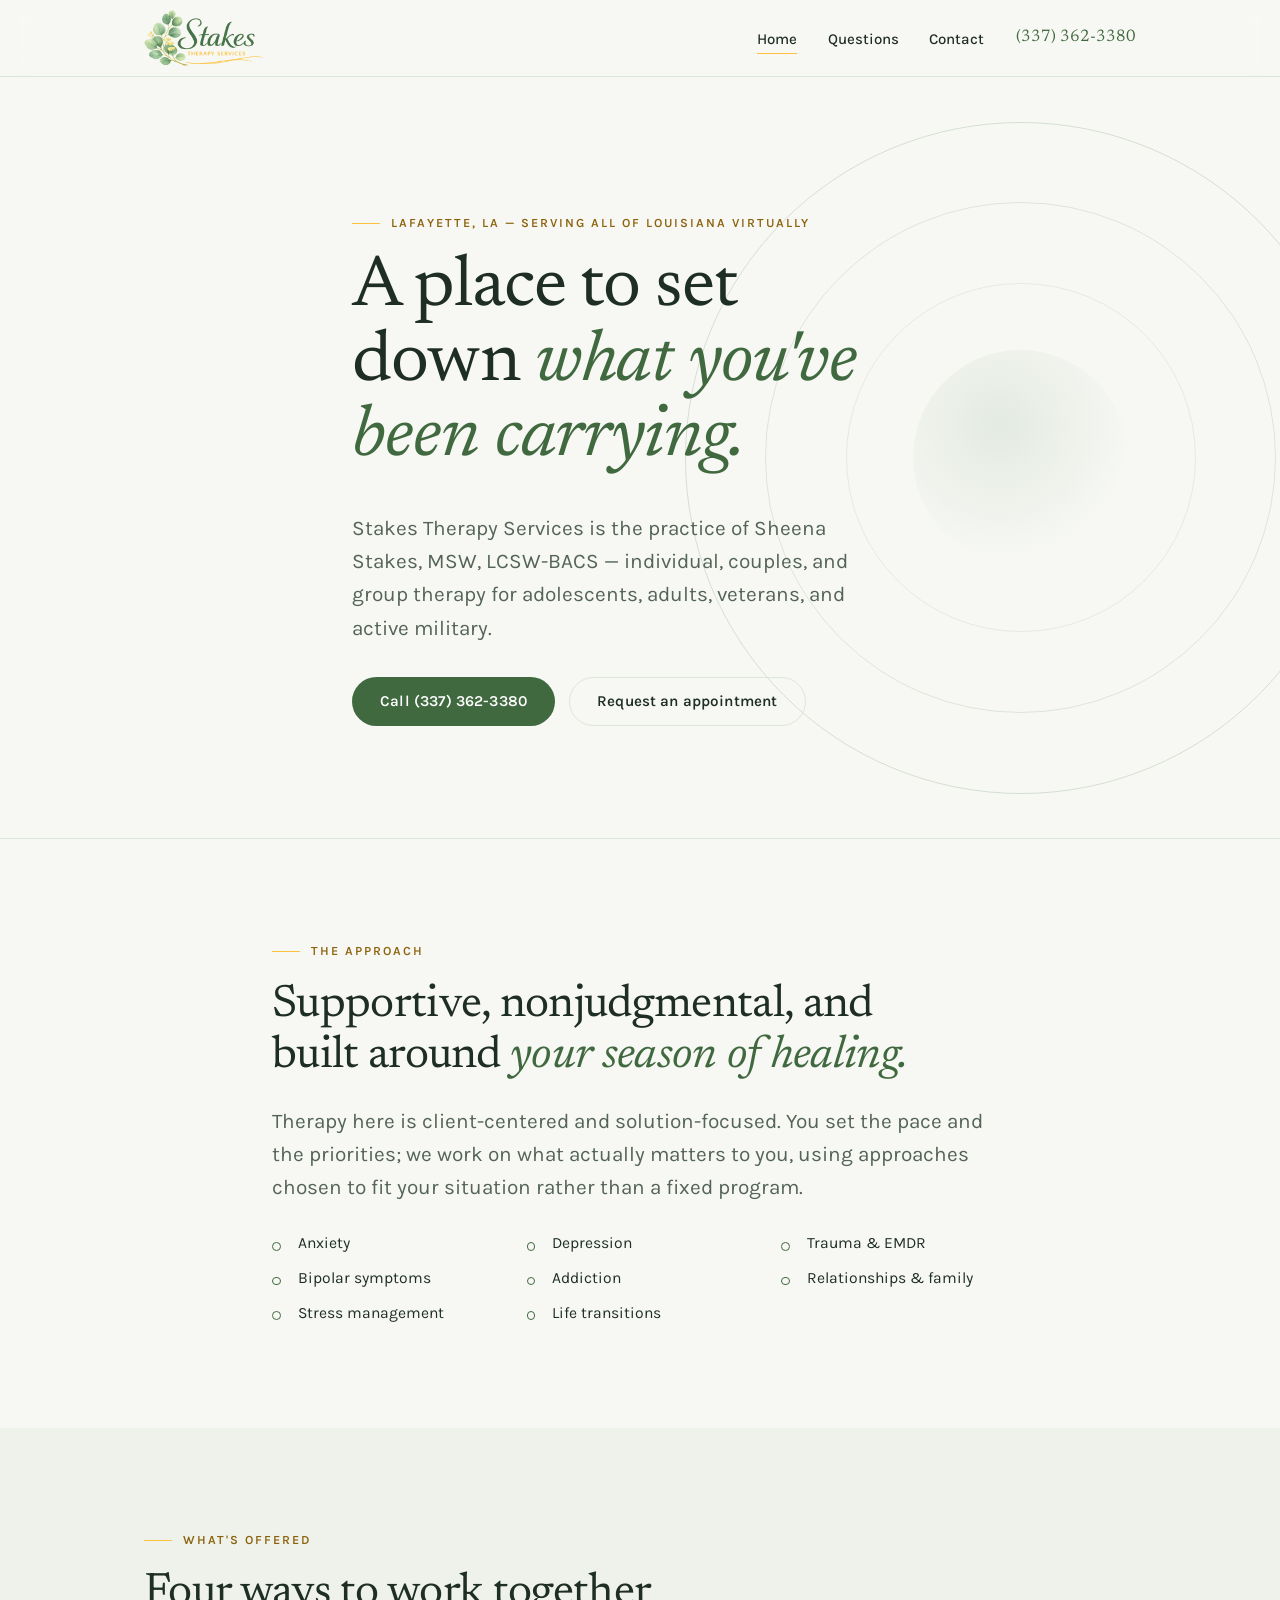
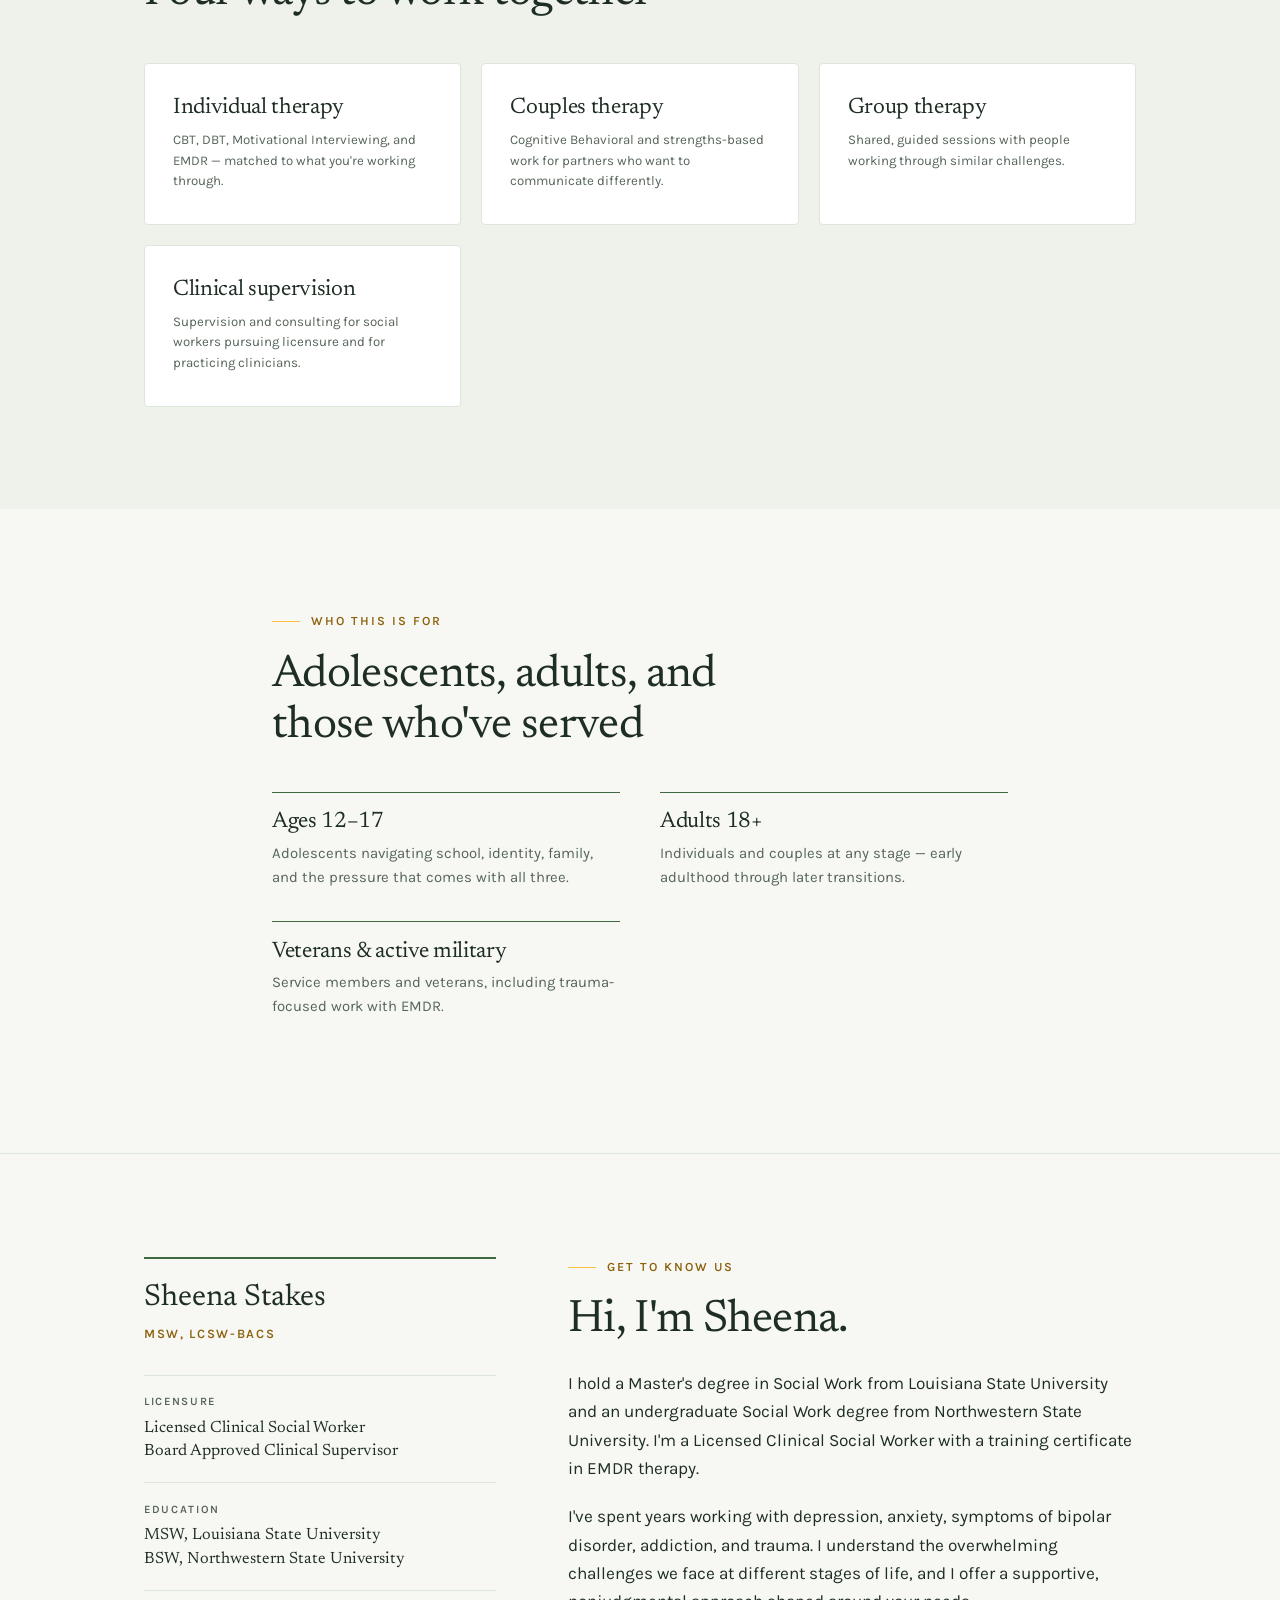
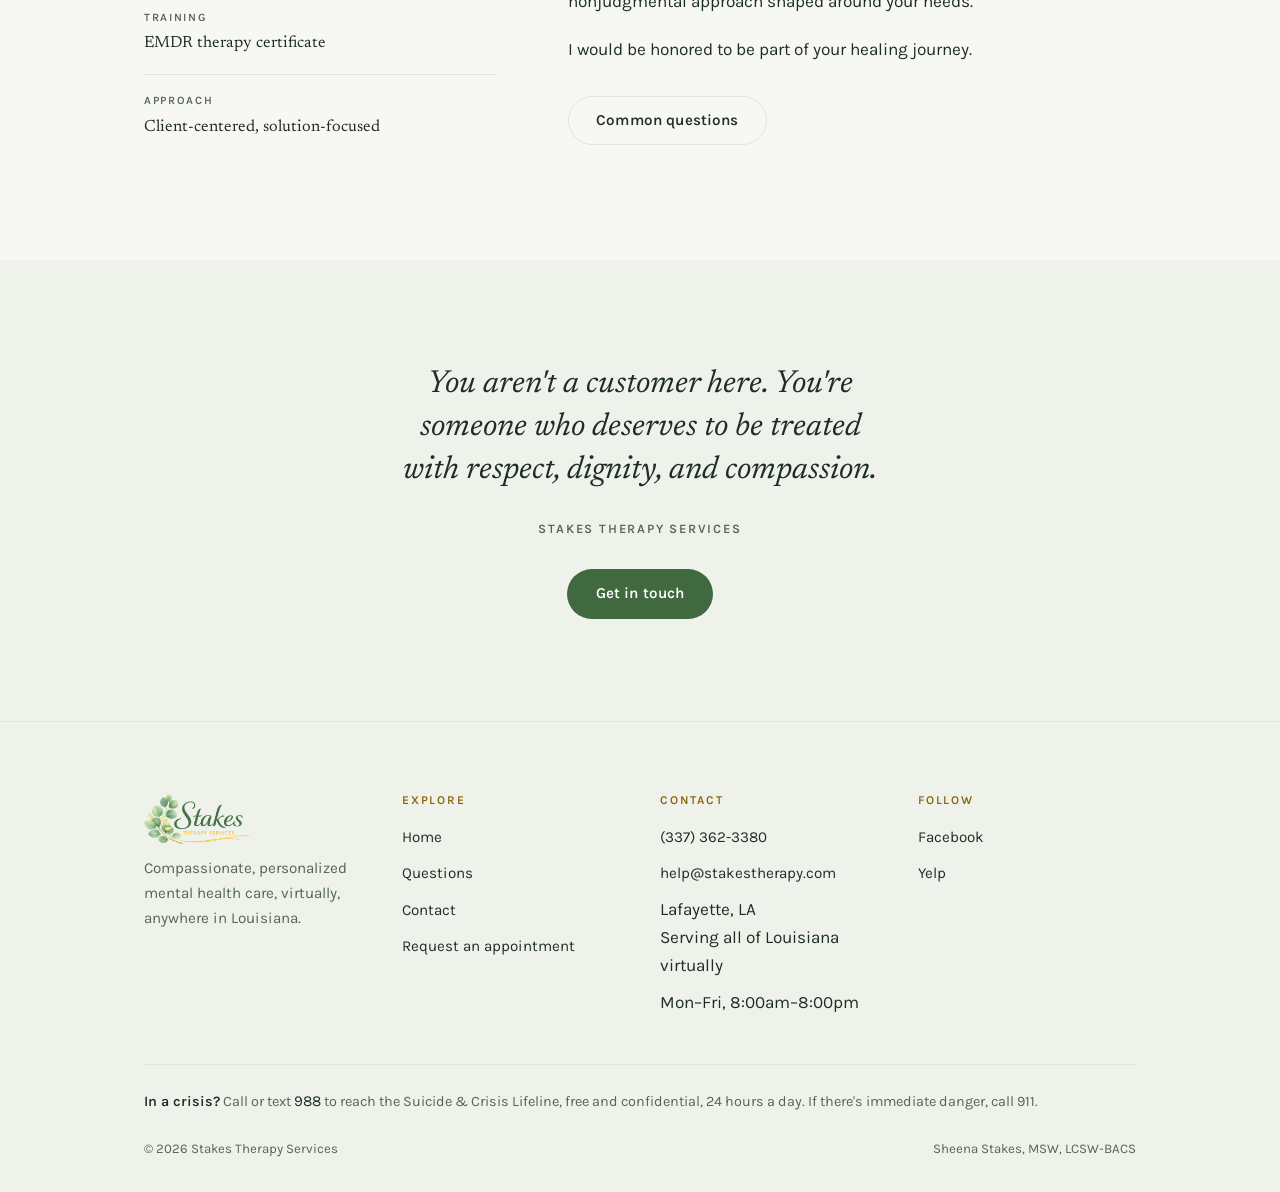
<file: index.html>
<!DOCTYPE html>
<html lang="en">
<head>
<meta charset="utf-8">
<meta name="viewport" content="width=device-width, initial-scale=1">
<title>Stakes Therapy Services — Telehealth Therapy in Louisiana</title>
<meta name="description" content="Stakes Therapy Services is the practice of Sheena Stakes, MSW, LCSW-BACS. Individual, couples, and group therapy — based in Lafayette, serving all of Louisiana virtually.">
<link rel="canonical" href="https://stakestherapy.com/">

<meta property="og:type" content="website">
<meta property="og:title" content="Stakes Therapy Services">
<meta property="og:description" content="Individual, couples, and group therapy — based in Lafayette, LA, serving all of Louisiana virtually.">
<meta property="og:url" content="https://stakestherapy.com/">

<link rel="preload" href="assets/fonts/newsreader-latin-wght-normal.woff2" as="font" type="font/woff2" crossorigin>
<link rel="preload" href="assets/fonts/karla-latin-wght-normal.woff2" as="font" type="font/woff2" crossorigin>
<link rel="icon" href="assets/favicon-32.png" sizes="32x32">
<link rel="apple-touch-icon" href="assets/apple-touch-icon.png">
<link rel="stylesheet" href="assets/styles.css">
</head>
<body>

<a class="skip" href="#main">Skip to content</a>

<header class="masthead">
  <div class="wrap masthead__inner">
    <a class="wordmark" href="index.html">
      <picture>
        <source srcset="assets/logo.webp" type="image/webp">
        <img class="logo" src="assets/logo.png" alt="Stakes Therapy Services" width="400" height="186">
      </picture>
    </a>

    <button class="nav-toggle" type="button" aria-expanded="false" aria-controls="nav">Menu</button>

    <nav class="nav" id="nav" aria-label="Main">
      <ul class="nav__links">
        <li><a class="nav__link" href="index.html" aria-current="page">Home</a></li>
        <li><a class="nav__link" href="faq.html">Questions</a></li>
        <li><a class="nav__link" href="contact.html">Contact</a></li>
      </ul>
      <a class="nav__phone" href="tel:+13373623380">(337)&nbsp;362-3380</a>
    </nav>
  </div>
</header>

<main id="main">

  <!-- ============================================================ Hero -- -->
  <section class="hero">
    <div class="breath" aria-hidden="true">
      <div class="breath__ring"></div>
      <div class="breath__ring"></div>
      <div class="breath__ring"></div>
      <div class="breath__ring"></div>
    </div>

    <div class="wrap hero__inner">
      <p class="eyebrow">Lafayette, LA &mdash; serving all of Louisiana virtually</p>
      <h1>A place to set down <span class="accent">what you've been carrying.</span></h1>
      <p class="lead hero__sub">
        Stakes Therapy Services is the practice of Sheena Stakes, MSW, LCSW-BACS —
        individual, couples, and group therapy for adolescents, adults, veterans,
        and active military.
      </p>
      <div class="btn-row">
        <a class="btn btn--solid" href="tel:+13373623380">Call (337) 362-3380</a>
        <a class="btn btn--ghost" href="mailto:help@stakestherapy.com?subject=Appointment%20Request&amp;body=Hi%20Sheena%2C%20I%27d%20like%20to%20schedule%20an%20appointment.%0A%0AName%3A%0ABest%20time%20to%20reach%20me%3A%0AWhat%20I%27m%20looking%20for%3A%0A">Request an appointment</a>
      </div>
    </div>
  </section>

  <hr class="rule">

  <!-- ======================================================== Approach -- -->
  <section class="section">
    <div class="wrap wrap--narrow">
      <p class="eyebrow">The approach</p>
      <h2>Supportive, nonjudgmental, and built around <span class="accent">your season of healing.</span></h2>
      <p class="lead">
        Therapy here is client-centered and solution-focused. You set the pace and
        the priorities; we work on what actually matters to you, using approaches
        chosen to fit your situation rather than a fixed program.
      </p>
      <ul class="checklist">
        <li>Anxiety</li>
        <li>Depression</li>
        <li>Trauma &amp; EMDR</li>
        <li>Bipolar symptoms</li>
        <li>Addiction</li>
        <li>Relationships &amp; family</li>
        <li>Stress management</li>
        <li>Life transitions</li>
      </ul>
    </div>
  </section>

  <!-- ======================================================== Services -- -->
  <section class="section section--sunk">
    <div class="wrap">
      <p class="eyebrow">What's offered</p>
      <h2>Four ways to work together</h2>

      <div class="grid">
        <article class="card">
          <h3>Individual therapy</h3>
          <p class="card__meta">CBT, DBT, Motivational Interviewing, and EMDR — matched to what you're working through.</p>
        </article>

        <article class="card">
          <h3>Couples therapy</h3>
          <p class="card__meta">Cognitive Behavioral and strengths-based work for partners who want to communicate differently.</p>
        </article>

        <article class="card">
          <h3>Group therapy</h3>
          <p class="card__meta">Shared, guided sessions with people working through similar challenges.</p>
        </article>

        <article class="card">
          <h3>Clinical supervision</h3>
          <p class="card__meta">Supervision and consulting for social workers pursuing licensure and for practicing clinicians.</p>
        </article>
      </div>
    </div>
  </section>

  <!-- =========================================================== Who -- -->
  <section class="section">
    <div class="wrap wrap--narrow">
      <p class="eyebrow">Who this is for</p>
      <h2>Adolescents, adults, and those who've served</h2>
      <div class="roster">
        <div class="roster__item">
          <h3>Ages 12&ndash;17</h3>
          <p>Adolescents navigating school, identity, family, and the pressure that comes with all three.</p>
        </div>
        <div class="roster__item">
          <h3>Adults 18+</h3>
          <p>Individuals and couples at any stage — early adulthood through later transitions.</p>
        </div>
        <div class="roster__item">
          <h3>Veterans &amp; active military</h3>
          <p>Service members and veterans, including trauma-focused work with EMDR.</p>
        </div>
      </div>
    </div>
  </section>

  <hr class="rule">

  <!-- ========================================================= Sheena -- -->
  <section class="section" id="about">
    <div class="wrap split">
      <div>
        <div class="creds">
          <p class="creds__name">Sheena Stakes</p>
          <p class="creds__post">MSW, LCSW-BACS</p>

          <dl class="creds__list">
            <dt>Licensure</dt>
            <dd>Licensed Clinical Social Worker<br>Board Approved Clinical Supervisor</dd>

            <dt>Education</dt>
            <dd>MSW, Louisiana State University<br>BSW, Northwestern State University</dd>

            <dt>Training</dt>
            <dd>EMDR therapy certificate</dd>

            <dt>Approach</dt>
            <dd>Client-centered, solution-focused</dd>
          </dl>
        </div>
      </div>

      <div>
        <p class="eyebrow">Get to know us</p>
        <h2>Hi, I'm Sheena.</h2>
        <p>
          I hold a Master's degree in Social Work from Louisiana State University
          and an undergraduate Social Work degree from Northwestern State
          University. I'm a Licensed Clinical Social Worker with a training
          certificate in EMDR therapy.
        </p>
        <p>
          I've spent years working with depression, anxiety, symptoms of bipolar
          disorder, addiction, and trauma. I understand the overwhelming
          challenges we face at different stages of life, and I offer a
          supportive, nonjudgmental approach shaped around your needs.
        </p>
        <p>
          I would be honored to be part of your healing journey.
        </p>
        <div class="btn-row">
          <a class="btn btn--ghost" href="faq.html">Common questions</a>
        </div>
      </div>
    </div>
  </section>

  <!-- ============================================================ CTA -- -->
  <section class="section section--sunk">
    <div class="wrap">
      <p class="quote">
        You aren't a customer here. You're someone who deserves to be treated
        with respect, dignity, and compassion.
        <span class="quote__by">Stakes Therapy Services</span>
      </p>
      <div class="btn-row" style="justify-content:center">
        <a class="btn btn--solid" href="contact.html">Get in touch</a>
      </div>
    </div>
  </section>

</main>

<!-- ========================================================== Footer -- -->
<footer class="footer">
  <div class="wrap">
    <div class="footer__grid">
      <div>
        <a class="wordmark" href="index.html">
      <picture>
        <source srcset="assets/logo.webp" type="image/webp">
        <img class="logo" src="assets/logo.png" alt="Stakes Therapy Services" width="400" height="186">
      </picture>
    </a>
        <p class="footer__blurb">
          Compassionate, personalized mental health care, virtually, anywhere in Louisiana.
        </p>
      </div>

      <div>
        <h4>Explore</h4>
        <ul>
          <li><a href="index.html">Home</a></li>
          <li><a href="faq.html">Questions</a></li>
          <li><a href="contact.html">Contact</a></li>
          <li><a href="mailto:help@stakestherapy.com?subject=Appointment%20Request">Request an appointment</a></li>
        </ul>
      </div>

      <div>
        <h4>Contact</h4>
        <ul>
          <li><a href="tel:+13373623380">(337) 362-3380</a></li>
          <li><a href="mailto:help@stakestherapy.com">help@stakestherapy.com</a></li>
          <li>Lafayette, LA<br>Serving all of Louisiana virtually</li>
          <li>Mon&ndash;Fri, 8:00am&ndash;8:00pm</li>
        </ul>
      </div>

      <div>
        <h4>Follow</h4>
        <ul>
          <li><a href="https://www.facebook.com/profile.php?id=100075727006683" target="_blank" rel="noopener">Facebook</a></li>
          <li><a href="https://www.yelp.com/biz/stakes-therapy-services-lafayette" target="_blank" rel="noopener">Yelp</a></li>
        </ul>
      </div>
    </div>

    <p class="footer__crisis">
      <strong>In a crisis?</strong> Call or text <a href="tel:988">988</a> to reach the
      Suicide &amp; Crisis Lifeline, free and confidential, 24 hours a day.
      If there's immediate danger, call 911.
    </p>

    <div class="footer__legal">
      <p>&copy; <span id="year">2026</span> Stakes Therapy Services</p>
      <p>Sheena Stakes, MSW, LCSW-BACS</p>
    </div>
  </div>
</footer>

<script>
  // Mobile menu
  var toggle = document.querySelector('.nav-toggle');
  var nav = document.getElementById('nav');
  toggle.addEventListener('click', function () {
    var open = nav.getAttribute('data-open') === 'true';
    nav.setAttribute('data-open', String(!open));
    toggle.setAttribute('aria-expanded', String(!open));
    toggle.textContent = open ? 'Menu' : 'Close';
  });

  // Current year
  document.getElementById('year').textContent = new Date().getFullYear();
</script>

</body>
</html>
</file>
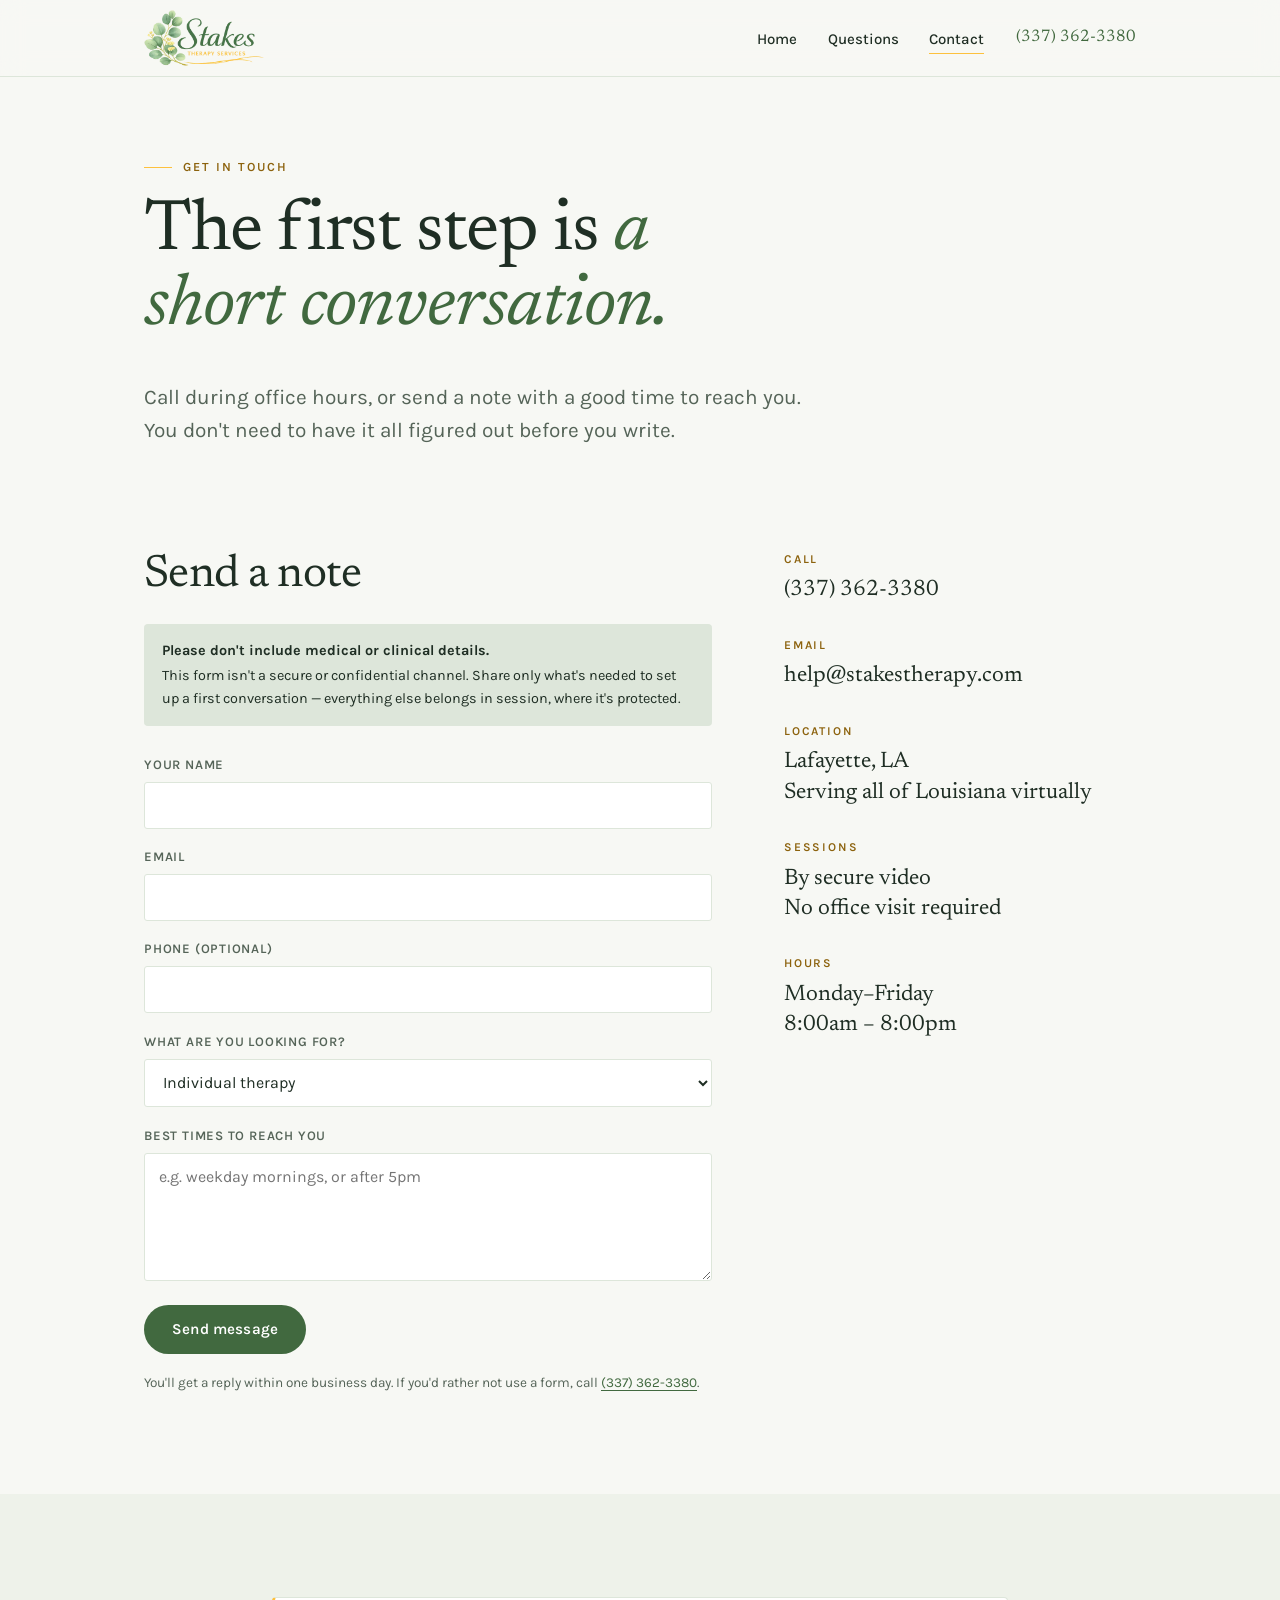
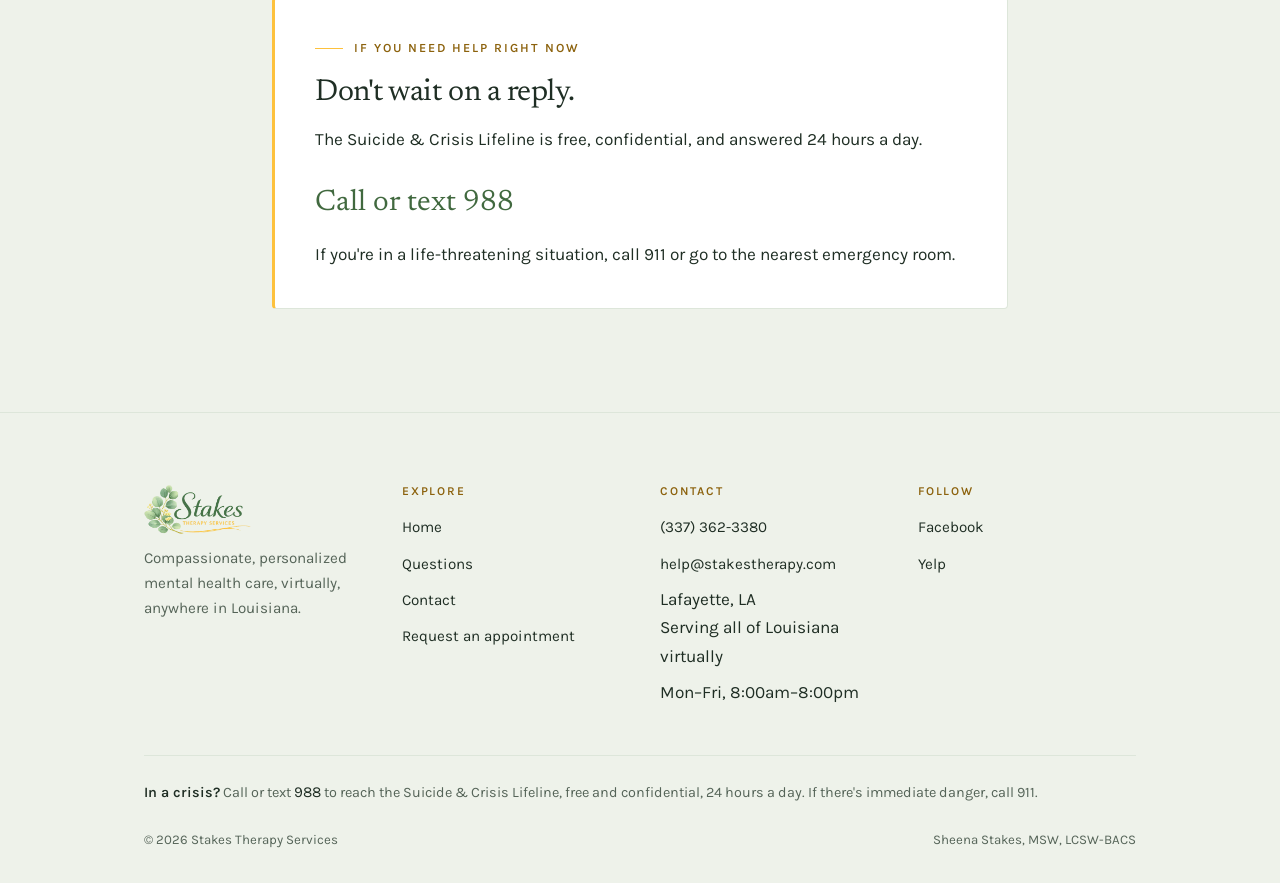
<file: contact.html>
<!DOCTYPE html>
<html lang="en">
<head>
<meta charset="utf-8">
<meta name="viewport" content="width=device-width, initial-scale=1">
<title>Contact — Stakes Therapy Services</title>
<meta name="description" content="Call (337) 362-3380 or email help@stakestherapy.com to schedule with Stakes Therapy Services — telehealth sessions available throughout Louisiana. Monday to Friday, 8:00am to 8:00pm.">
<link rel="canonical" href="https://stakestherapy.com/contact.html">

<link rel="preload" href="assets/fonts/newsreader-latin-wght-normal.woff2" as="font" type="font/woff2" crossorigin>
<link rel="preload" href="assets/fonts/karla-latin-wght-normal.woff2" as="font" type="font/woff2" crossorigin>
<link rel="icon" href="assets/favicon-32.png" sizes="32x32">
<link rel="apple-touch-icon" href="assets/apple-touch-icon.png">
<link rel="stylesheet" href="assets/styles.css">
</head>
<body>

<a class="skip" href="#main">Skip to content</a>

<header class="masthead">
  <div class="wrap masthead__inner">
    <a class="wordmark" href="index.html">
      <picture>
        <source srcset="assets/logo.webp" type="image/webp">
        <img class="logo" src="assets/logo.png" alt="Stakes Therapy Services" width="400" height="186">
      </picture>
    </a>

    <button class="nav-toggle" type="button" aria-expanded="false" aria-controls="nav">Menu</button>

    <nav class="nav" id="nav" aria-label="Main">
      <ul class="nav__links">
        <li><a class="nav__link" href="index.html">Home</a></li>
        <li><a class="nav__link" href="faq.html">Questions</a></li>
        <li><a class="nav__link" href="contact.html" aria-current="page">Contact</a></li>
      </ul>
      <a class="nav__phone" href="tel:+13373623380">(337)&nbsp;362-3380</a>
    </nav>
  </div>
</header>

<main id="main">

  <section class="pagehead">
    <div class="wrap">
      <p class="eyebrow">Get in touch</p>
      <h1>The first step is <span class="accent">a short conversation.</span></h1>
      <p class="lead">
        Call during office hours, or send a note with a good time to reach you.
        You don't need to have it all figured out before you write.
      </p>
    </div>
  </section>

  <section class="section section--tight">
    <div class="wrap split split--flip">

      <!-- Form -->
      <div>
        <h2>Send a note</h2>

        <p class="notice">
          <strong>Please don't include medical or clinical details.</strong>
          This form isn't a secure or confidential channel. Share only what's
          needed to set up a first conversation — everything else belongs in
          session, where it's protected.
        </p>

        <!-- ────────────────────────────────────────────────────────────
             TO MAKE THIS FORM WORK:
             1. Create a free form at https://formspree.io (or Basin,
                Getform — any of them work the same way).
             2. Replace YOUR_FORM_ID below with the ID they give you.
             Until then the form will not deliver. Phone and email
             below always work regardless.

             This submits via JavaScript (fetch) instead of a normal page
             post, so there's no redirect and no page reload — the form
             swaps in place for a thank-you message. See the script at
             the bottom of this file for the mechanics.
             ──────────────────────────────────────────────────────────── -->
        <div id="contact-form-wrap">
          <form class="form" id="contact-form"
                action="https://formspree.io/f/xlgqanan"
                method="POST">

            <div class="field">
              <label for="name">Your name</label>
              <input type="text" id="name" name="name" autocomplete="name" required>
            </div>

            <div class="field">
              <label for="email">Email</label>
              <input type="email" id="email" name="email" autocomplete="email" required>
            </div>

            <div class="field">
              <label for="phone">Phone (optional)</label>
              <input type="tel" id="phone" name="phone" autocomplete="tel">
            </div>

            <div class="field">
              <label for="service">What are you looking for?</label>
              <select id="service" name="service">
                <option>Individual therapy</option>
                <option>Couples therapy</option>
                <option>Group therapy</option>
                <option>Clinical supervision &amp; consulting</option>
                <option>Not sure yet</option>
              </select>
            </div>

            <div class="field">
              <label for="message">Best times to reach you</label>
              <textarea id="message" name="message" rows="5" placeholder="e.g. weekday mornings, or after 5pm"></textarea>
            </div>

            <input type="hidden" name="_subject" value="New appointment request — stakestherapy.com">

            <button class="btn btn--solid" type="submit" id="contact-submit">Send message</button>

            <p class="form__note">
              You'll get a reply within one business day. If you'd rather not use a
              form, call <a href="tel:+13373623380">(337) 362-3380</a>.
            </p>

            <p class="form__status" id="form-status" role="status" aria-live="polite"></p>
          </form>
        </div>
      </div>

      <!-- Details -->
      <div>
        <ul class="info">
          <li>
            <p class="info__label">Call</p>
            <p class="info__value"><a href="tel:+13373623380">(337) 362-3380</a></p>
          </li>
          <li>
            <p class="info__label">Email</p>
            <p class="info__value"><a href="mailto:help@stakestherapy.com">help@stakestherapy.com</a></p>
          </li>
          <li>
            <p class="info__label">Location</p>
            <p class="info__value">Lafayette, LA<br>Serving all of Louisiana virtually</p>
          </li>
          <li>
            <p class="info__label">Sessions</p>
            <p class="info__value">By secure video<br>No office visit required</p>
          </li>
          <li>
            <p class="info__label">Hours</p>
            <p class="info__value">Monday&ndash;Friday<br>8:00am &ndash; 8:00pm</p>
          </li>
        </ul>
      </div>

    </div>
  </section>

  <section class="section section--sunk">
    <div class="wrap wrap--narrow">
      <div class="crisis">
        <p class="eyebrow">If you need help right now</p>
        <h2>Don't wait on a reply.</h2>
        <p>The Suicide &amp; Crisis Lifeline is free, confidential, and answered 24 hours a day.</p>
        <a class="crisis__line" href="tel:988">Call or text 988</a>
        <p>If you're in a life-threatening situation, call 911 or go to the nearest emergency room.</p>
      </div>
    </div>
  </section>

</main>

<footer class="footer">
  <div class="wrap">
    <div class="footer__grid">
      <div>
        <a class="wordmark" href="index.html">
      <picture>
        <source srcset="assets/logo.webp" type="image/webp">
        <img class="logo" src="assets/logo.png" alt="Stakes Therapy Services" width="400" height="186">
      </picture>
    </a>
        <p class="footer__blurb">
          Compassionate, personalized mental health care, virtually, anywhere in Louisiana.
        </p>
      </div>

      <div>
        <h4>Explore</h4>
        <ul>
          <li><a href="index.html">Home</a></li>
          <li><a href="faq.html">Questions</a></li>
          <li><a href="contact.html">Contact</a></li>
          <li><a href="mailto:help@stakestherapy.com?subject=Appointment%20Request">Request an appointment</a></li>
        </ul>
      </div>

      <div>
        <h4>Contact</h4>
        <ul>
          <li><a href="tel:+13373623380">(337) 362-3380</a></li>
          <li><a href="mailto:help@stakestherapy.com">help@stakestherapy.com</a></li>
          <li>Lafayette, LA<br>Serving all of Louisiana virtually</li>
          <li>Mon&ndash;Fri, 8:00am&ndash;8:00pm</li>
        </ul>
      </div>

      <div>
        <h4>Follow</h4>
        <ul>
          <li><a href="https://www.facebook.com/profile.php?id=100075727006683" target="_blank" rel="noopener">Facebook</a></li>
          <li><a href="https://www.yelp.com/biz/stakes-therapy-services-lafayette" target="_blank" rel="noopener">Yelp</a></li>
        </ul>
      </div>
    </div>

    <p class="footer__crisis">
      <strong>In a crisis?</strong> Call or text <a href="tel:988">988</a> to reach the
      Suicide &amp; Crisis Lifeline, free and confidential, 24 hours a day.
      If there's immediate danger, call 911.
    </p>

    <div class="footer__legal">
      <p>&copy; <span id="year">2026</span> Stakes Therapy Services</p>
      <p>Sheena Stakes, MSW, LCSW-BACS</p>
    </div>
  </div>
</footer>

<script>
  var toggle = document.querySelector('.nav-toggle');
  var nav = document.getElementById('nav');
  toggle.addEventListener('click', function () {
    var open = nav.getAttribute('data-open') === 'true';
    nav.setAttribute('data-open', String(!open));
    toggle.setAttribute('aria-expanded', String(!open));
    toggle.textContent = open ? 'Menu' : 'Close';
  });

  document.getElementById('year').textContent = new Date().getFullYear();

  // Contact form — submits in the background so the page never leaves
  // contact.html. Formspree's free plan ignores redirect instructions,
  // so this replaces the form in place instead of navigating anywhere.
  var form = document.getElementById('contact-form');
  var formStatus = document.getElementById('form-status');
  var submitBtn = document.getElementById('contact-submit');
  var wrap = document.getElementById('contact-form-wrap');

  form.addEventListener('submit', function (e) {
    e.preventDefault();

    formStatus.textContent = '';
    formStatus.className = 'form__status';
    submitBtn.disabled = true;
    submitBtn.textContent = 'Sending…';

    fetch(form.action, {
      method: 'POST',
      body: new FormData(form),
      headers: { 'Accept': 'application/json' }
    })
      .then(function (response) {
        if (response.ok) {
          wrap.innerHTML =
            '<div class="form__success">' +
              '<p class="eyebrow">Message sent</p>' +
              '<h3>Thank you — we\'ll be in touch soon.</h3>' +
              '<p>You\'ll hear back within one business day. If it\'s urgent, ' +
              'call <a href="tel:+13373623380">(337) 362-3380</a> during office hours.</p>' +
              '<p class="form__success-crisis">If you need help right now, the Suicide &amp; Crisis ' +
              'Lifeline is free, confidential, and answered 24 hours a day: ' +
              '<a href="tel:988">call or text 988</a>. If it\'s an emergency, call 911.</p>' +
            '</div>';
          wrap.setAttribute('tabindex', '-1');
          wrap.focus();
        } else {
          return response.json().then(function (data) {
            throw new Error(
              (data && data.errors && data.errors.map(function (er) { return er.message; }).join(', ')) ||
              'Something went wrong.'
            );
          });
        }
      })
      .catch(function () {
        formStatus.textContent =
          'Something went wrong sending that — please call (337) 362-3380 or email help@stakestherapy.com instead.';
        formStatus.className = 'form__status form__status--error';
        submitBtn.disabled = false;
        submitBtn.textContent = 'Send message';
      });
  });
</script>

</body>
</html>
</file>
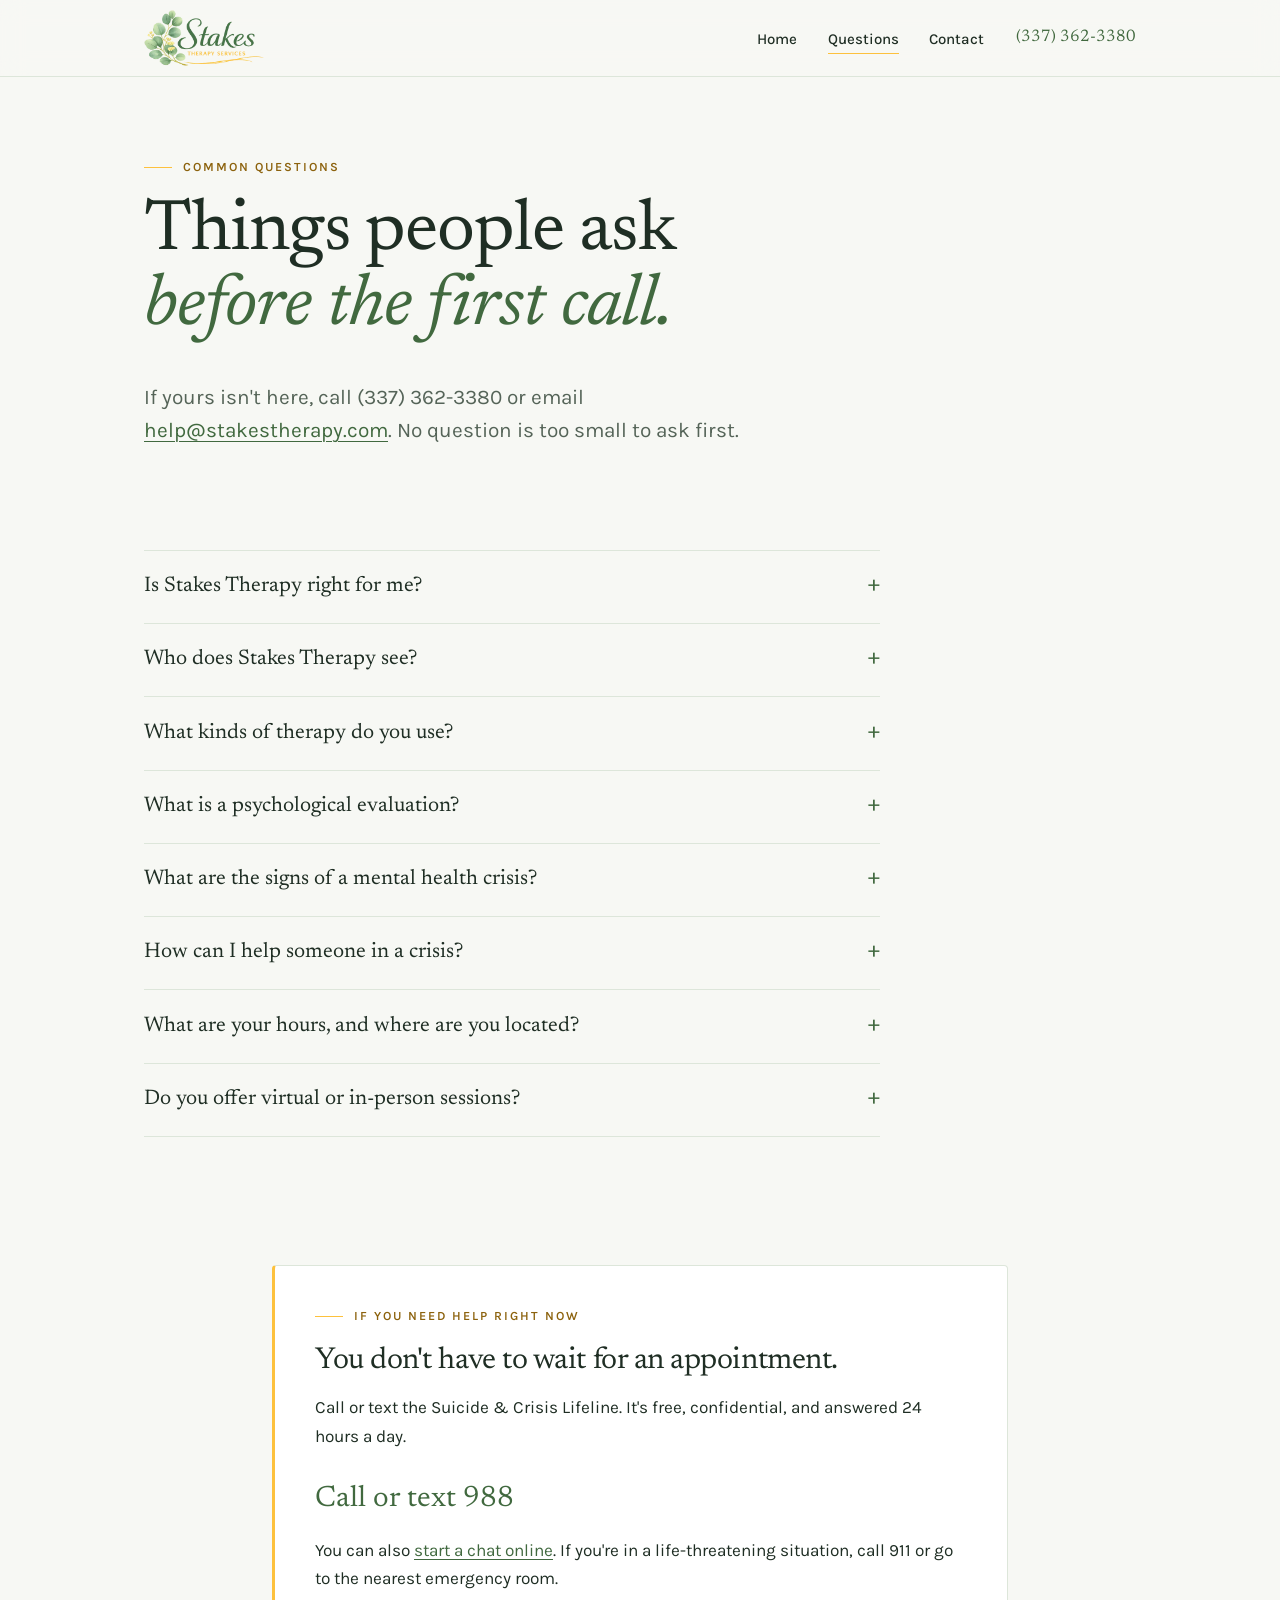
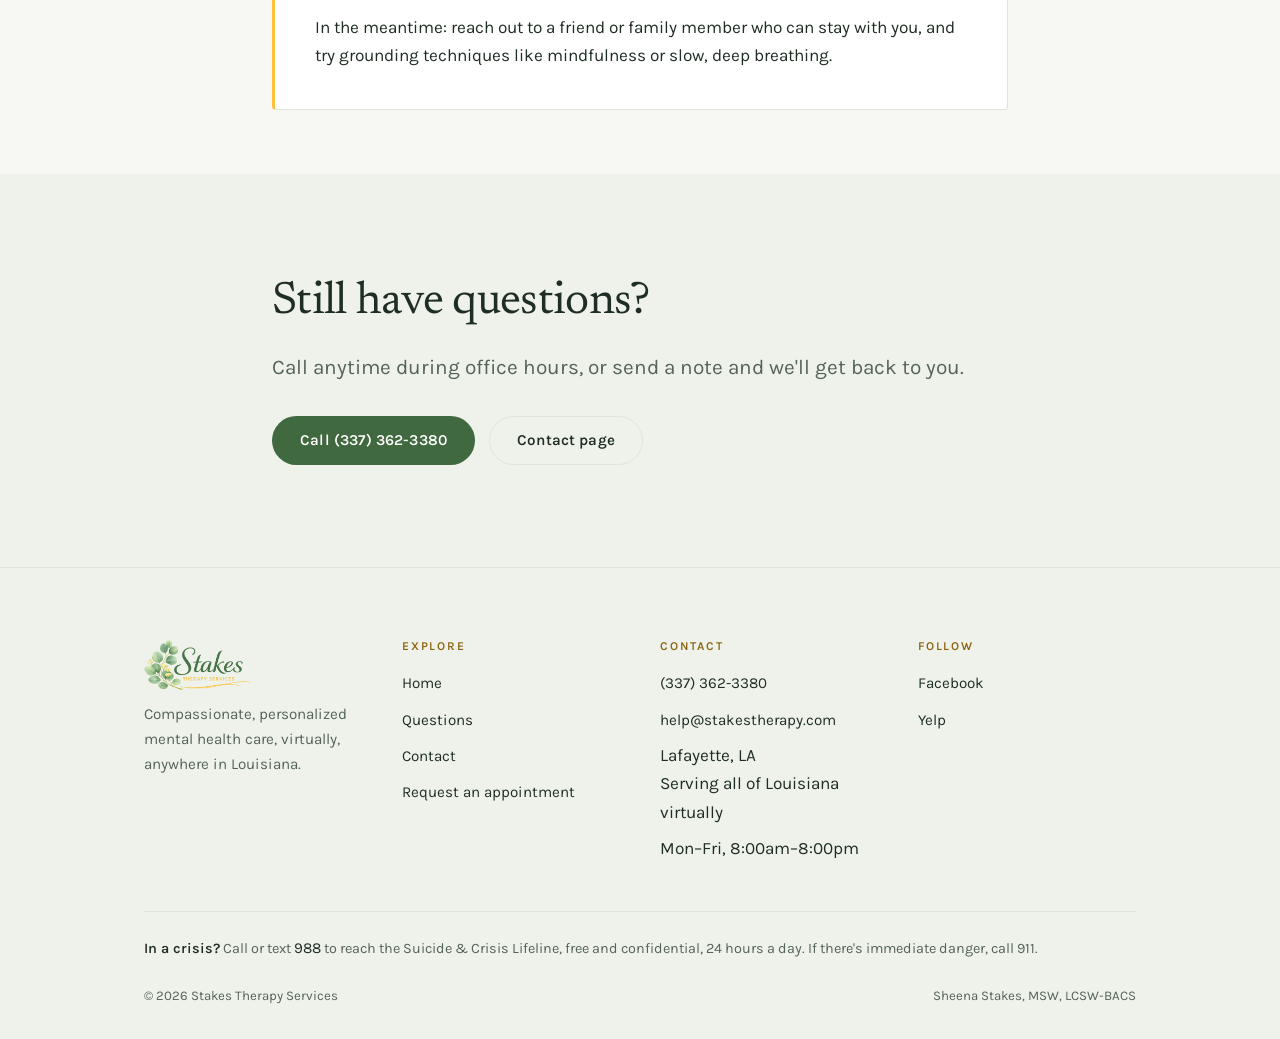
<file: faq.html>
<!DOCTYPE html>
<html lang="en">
<head>
<meta charset="utf-8">
<meta name="viewport" content="width=device-width, initial-scale=1">
<title>Common Questions — Stakes Therapy Services</title>
<meta name="description" content="Answers about therapy at Stakes Therapy Services, who we see, what psychotherapy involves, and what to do during a mental health crisis.">
<link rel="canonical" href="https://stakestherapy.com/faq.html">

<link rel="preload" href="assets/fonts/newsreader-latin-wght-normal.woff2" as="font" type="font/woff2" crossorigin>
<link rel="preload" href="assets/fonts/karla-latin-wght-normal.woff2" as="font" type="font/woff2" crossorigin>
<link rel="icon" href="assets/favicon-32.png" sizes="32x32">
<link rel="apple-touch-icon" href="assets/apple-touch-icon.png">
<link rel="stylesheet" href="assets/styles.css">
</head>
<body>

<a class="skip" href="#main">Skip to content</a>

<header class="masthead">
  <div class="wrap masthead__inner">
    <a class="wordmark" href="index.html">
      <picture>
        <source srcset="assets/logo.webp" type="image/webp">
        <img class="logo" src="assets/logo.png" alt="Stakes Therapy Services" width="400" height="186">
      </picture>
    </a>

    <button class="nav-toggle" type="button" aria-expanded="false" aria-controls="nav">Menu</button>

    <nav class="nav" id="nav" aria-label="Main">
      <ul class="nav__links">
        <li><a class="nav__link" href="index.html">Home</a></li>
        <li><a class="nav__link" href="faq.html" aria-current="page">Questions</a></li>
        <li><a class="nav__link" href="contact.html">Contact</a></li>
      </ul>
      <a class="nav__phone" href="tel:+13373623380">(337)&nbsp;362-3380</a>
    </nav>
  </div>
</header>

<main id="main">

  <section class="pagehead">
    <div class="wrap">
      <p class="eyebrow">Common questions</p>
      <h1>Things people ask <span class="accent">before the first call.</span></h1>
      <p class="lead">
        If yours isn't here, call (337) 362-3380 or email
        <a href="mailto:help@stakestherapy.com">help@stakestherapy.com</a>.
        No question is too small to ask first.
      </p>
    </div>
  </section>

  <section class="section section--tight">
    <div class="wrap">
      <div class="faq faq--wide">

        <details class="qa">
          <summary>Is Stakes Therapy right for me?</summary>
          <div class="qa__body">
            <p>
              The honest answer is that a first conversation tells you more than a
              website can. Therapy here is evidence-based, client-centered, and
              solution-focused — you set the goals, and the approach is chosen to
              fit them.
            </p>
            <p>
              Call or email and describe what's going on. If this practice is a
              good fit, we'll schedule a first session. If it isn't, we'll say so.
            </p>
          </div>
        </details>

        <details class="qa">
          <summary>Who does Stakes Therapy see?</summary>
          <div class="qa__body">
            <ul>
              <li>Adolescents, ages 12&ndash;17</li>
              <li>Adults, 18 and up</li>
              <li>Veterans and active military</li>
            </ul>
          </div>
        </details>

        <details class="qa">
          <summary>What kinds of therapy do you use?</summary>
          <div class="qa__body">
            <p>
              Psychotherapy covers a range of approaches — cognitive behavioral
              therapy (CBT), dialectical behavior therapy (DBT), motivational
              interviewing, EMDR, and family or group work among them. Each one
              suits different needs.
            </p>
            <p>
              Rather than running everyone through the same program, the approach
              is matched to your circumstances and adjusted as things change.
            </p>
          </div>
        </details>

        <details class="qa">
          <summary>What is a psychological evaluation?</summary>
          <div class="qa__body">
            <p>
              It's a structured assessment of mental health, thinking, and
              emotional wellbeing, carried out by a licensed professional using
              established assessment tools.
            </p>
            <p>
              The point is clarity: understanding what's happening, identifying
              any conditions present, and using that to shape treatment and
              support going forward.
            </p>
          </div>
        </details>

        <details class="qa">
          <summary>What are the signs of a mental health crisis?</summary>
          <div class="qa__body">
            <p>Signs vary, but often include:</p>
            <ul>
              <li>Feeling like you're losing control</li>
              <li>Intense stress after an event or major change</li>
              <li>Persistent fear, anxiety, worry, or depression</li>
              <li>Feeling stuck, overwhelmed, or unable to act</li>
              <li>Significant weight gain or loss</li>
              <li>A decline in performance at work or school</li>
              <li>Pronounced changes in mood</li>
              <li>Pulling away from routines and relationships</li>
              <li>Expressing no sense of purpose</li>
              <li>Acting impulsively</li>
            </ul>
          </div>
        </details>

        <details class="qa">
          <summary>How can I help someone in a crisis?</summary>
          <div class="qa__body">
            <ul>
              <li>Reassure them that you care about them</li>
              <li>Keep your voice calm and even, and move slowly</li>
              <li>Listen actively — eye contact, nodding, kind body language</li>
              <li>Reflect back what you hear so they know you understand</li>
              <li>Ask open-ended questions without judgment</li>
              <li>Hold off on advice</li>
            </ul>
            <p>Then help them reach support. The 988 line below is available to you as well, not only to the person in crisis.</p>
          </div>
        </details>

        <details class="qa">
          <summary>What are your hours, and where are you located?</summary>
          <div class="qa__body">
            <p>
              Monday through Friday, 8:00am to 8:00pm. The practice is based in
              Lafayette, LA and sees clients virtually across the entire state
              of Louisiana — there's no physical office to visit.
            </p>
          </div>
        </details>

        <details class="qa">
          <summary>Do you offer virtual or in-person sessions?</summary>
          <div class="qa__body">
            <p>
              Sessions are held virtually, by secure video. This means you can
              work with Sheena from anywhere in Louisiana — you're not limited
              to the Lafayette area to get started.
            </p>
          </div>
        </details>

      </div>
    </div>
  </section>

  <!-- ========================================================= Crisis -- -->
  <section class="section section--tight">
    <div class="wrap wrap--narrow">
      <div class="crisis">
        <p class="eyebrow">If you need help right now</p>
        <h2>You don't have to wait for an appointment.</h2>
        <p>Call or text the Suicide &amp; Crisis Lifeline. It's free, confidential, and answered 24 hours a day.</p>
        <a class="crisis__line" href="tel:988">Call or text 988</a>
        <p>You can also <a href="https://988lifeline.org/chat/" target="_blank" rel="noopener">start a chat online</a>. If you're in a life-threatening situation, call 911 or go to the nearest emergency room.</p>
        <p>In the meantime: reach out to a friend or family member who can stay with you, and try grounding techniques like mindfulness or slow, deep breathing.</p>
      </div>
    </div>
  </section>

  <section class="section section--sunk">
    <div class="wrap wrap--narrow">
      <h2>Still have questions?</h2>
      <p class="lead">Call anytime during office hours, or send a note and we'll get back to you.</p>
      <div class="btn-row">
        <a class="btn btn--solid" href="tel:+13373623380">Call (337) 362-3380</a>
        <a class="btn btn--ghost" href="contact.html">Contact page</a>
      </div>
    </div>
  </section>

</main>

<footer class="footer">
  <div class="wrap">
    <div class="footer__grid">
      <div>
        <a class="wordmark" href="index.html">
      <picture>
        <source srcset="assets/logo.webp" type="image/webp">
        <img class="logo" src="assets/logo.png" alt="Stakes Therapy Services" width="400" height="186">
      </picture>
    </a>
        <p class="footer__blurb">
          Compassionate, personalized mental health care, virtually, anywhere in Louisiana.
        </p>
      </div>

      <div>
        <h4>Explore</h4>
        <ul>
          <li><a href="index.html">Home</a></li>
          <li><a href="faq.html">Questions</a></li>
          <li><a href="contact.html">Contact</a></li>
          <li><a href="mailto:help@stakestherapy.com?subject=Appointment%20Request">Request an appointment</a></li>
        </ul>
      </div>

      <div>
        <h4>Contact</h4>
        <ul>
          <li><a href="tel:+13373623380">(337) 362-3380</a></li>
          <li><a href="mailto:help@stakestherapy.com">help@stakestherapy.com</a></li>
          <li>Lafayette, LA<br>Serving all of Louisiana virtually</li>
          <li>Mon&ndash;Fri, 8:00am&ndash;8:00pm</li>
        </ul>
      </div>

      <div>
        <h4>Follow</h4>
        <ul>
          <li><a href="https://www.facebook.com/profile.php?id=100075727006683" target="_blank" rel="noopener">Facebook</a></li>
          <li><a href="https://www.yelp.com/biz/stakes-therapy-services-lafayette" target="_blank" rel="noopener">Yelp</a></li>
        </ul>
      </div>
    </div>

    <p class="footer__crisis">
      <strong>In a crisis?</strong> Call or text <a href="tel:988">988</a> to reach the
      Suicide &amp; Crisis Lifeline, free and confidential, 24 hours a day.
      If there's immediate danger, call 911.
    </p>

    <div class="footer__legal">
      <p>&copy; <span id="year">2026</span> Stakes Therapy Services</p>
      <p>Sheena Stakes, MSW, LCSW-BACS</p>
    </div>
  </div>
</footer>

<script>
  var toggle = document.querySelector('.nav-toggle');
  var nav = document.getElementById('nav');
  toggle.addEventListener('click', function () {
    var open = nav.getAttribute('data-open') === 'true';
    nav.setAttribute('data-open', String(!open));
    toggle.setAttribute('aria-expanded', String(!open));
    toggle.textContent = open ? 'Menu' : 'Close';
  });

  document.getElementById('year').textContent = new Date().getFullYear();
</script>

</body>
</html>
</file>
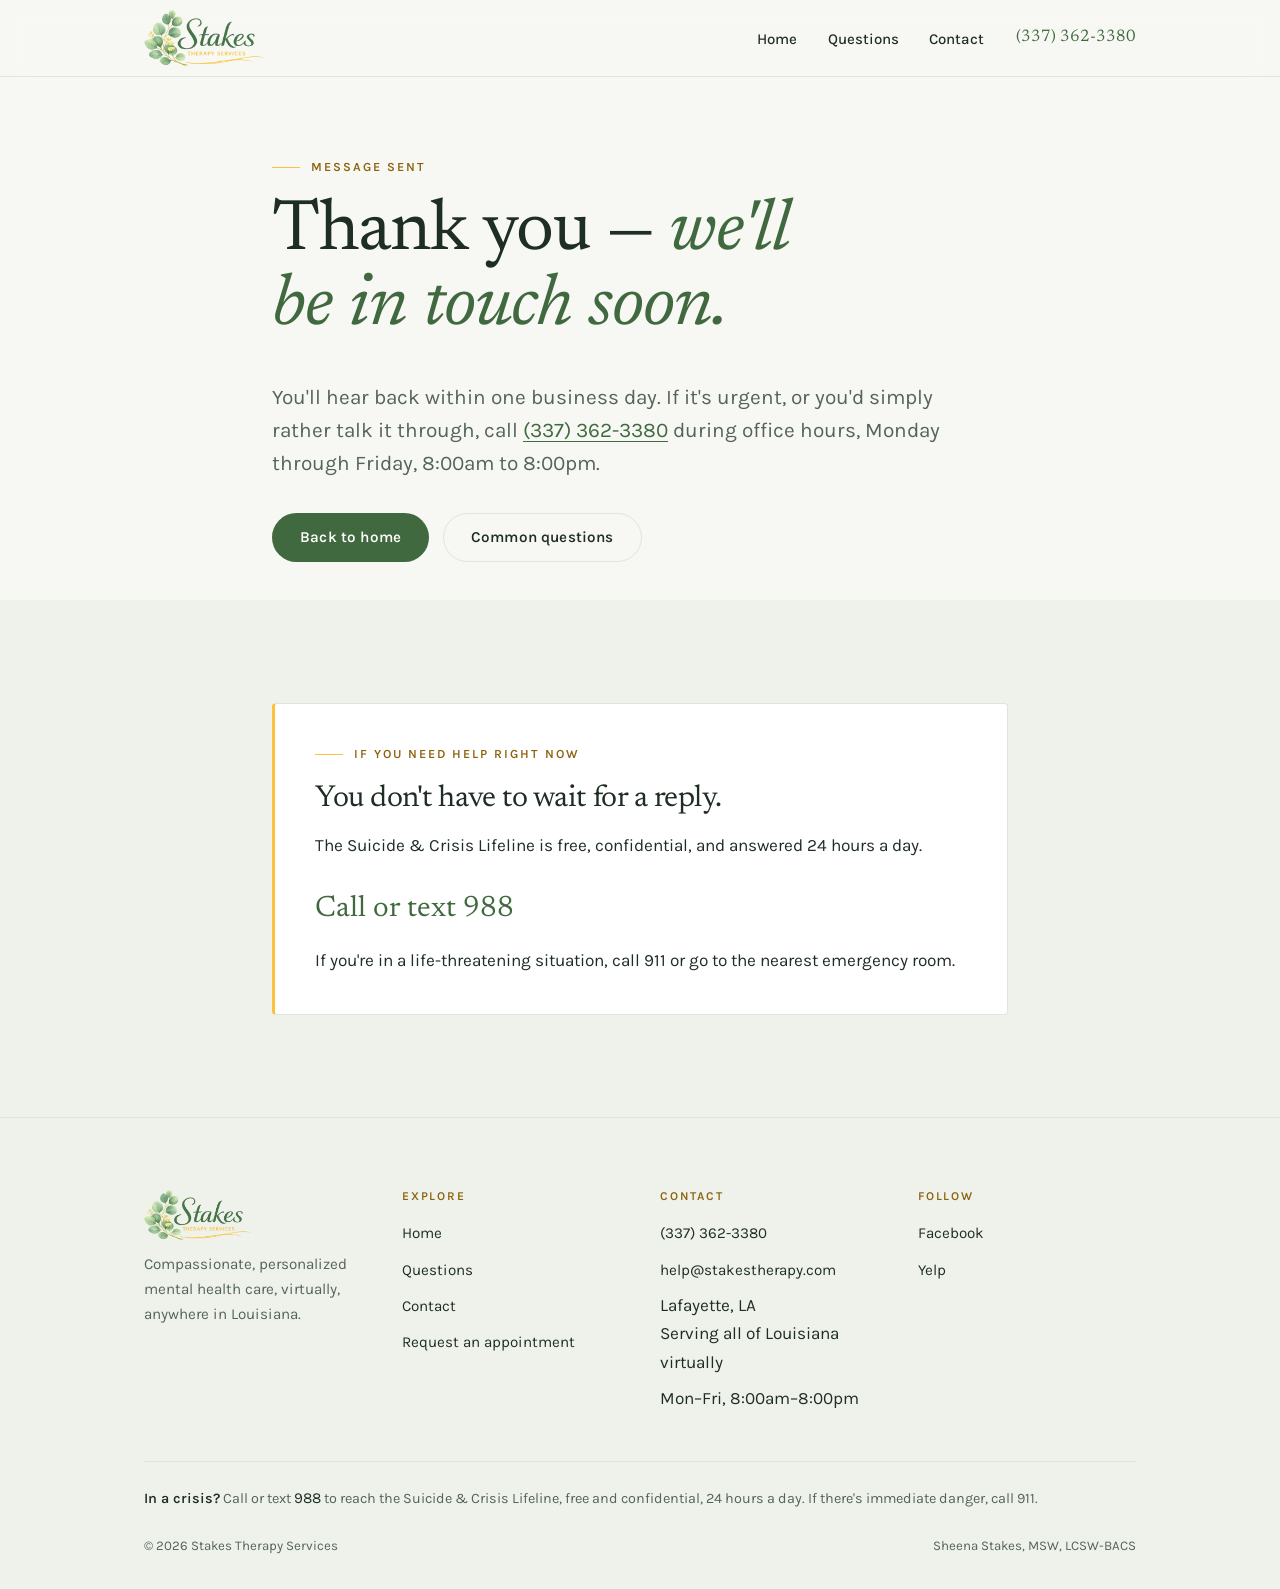
<file: thanks.html>
<!DOCTYPE html>
<html lang="en">
<head>
<meta charset="utf-8">
<meta name="viewport" content="width=device-width, initial-scale=1">
<title>Message Sent — Stakes Therapy Services</title>
<meta name="description" content="Your message to Stakes Therapy Services has been received.">
<meta name="robots" content="noindex">
<link rel="canonical" href="https://stakestherapy.com/thanks.html">

<link rel="preload" href="assets/fonts/newsreader-latin-wght-normal.woff2" as="font" type="font/woff2" crossorigin>
<link rel="preload" href="assets/fonts/karla-latin-wght-normal.woff2" as="font" type="font/woff2" crossorigin>
<link rel="icon" href="assets/favicon-32.png" sizes="32x32">
<link rel="apple-touch-icon" href="assets/apple-touch-icon.png">
<link rel="stylesheet" href="assets/styles.css">
</head>
<body>

<a class="skip" href="#main">Skip to content</a>

<header class="masthead">
  <div class="wrap masthead__inner">
    <a class="wordmark" href="index.html">
      <picture>
        <source srcset="assets/logo.webp" type="image/webp">
        <img class="logo" src="assets/logo.png" alt="Stakes Therapy Services" width="400" height="186">
      </picture>
    </a>

    <button class="nav-toggle" type="button" aria-expanded="false" aria-controls="nav">Menu</button>

    <nav class="nav" id="nav" aria-label="Main">
      <ul class="nav__links">
        <li><a class="nav__link" href="index.html">Home</a></li>
        <li><a class="nav__link" href="faq.html">Questions</a></li>
        <li><a class="nav__link" href="contact.html">Contact</a></li>
      </ul>
      <a class="nav__phone" href="tel:+13373623380">(337)&nbsp;362-3380</a>
    </nav>
  </div>
</header>

<main id="main">

  <section class="pagehead">
    <div class="wrap wrap--narrow">
      <p class="eyebrow">Message sent</p>
      <h1>Thank you — <span class="accent">we'll be in touch soon.</span></h1>
      <p class="lead">
        You'll hear back within one business day. If it's urgent, or you'd
        simply rather talk it through, call <a href="tel:+13373623380">(337) 362-3380</a>
        during office hours, Monday through Friday, 8:00am to 8:00pm.
      </p>
      <div class="btn-row">
        <a class="btn btn--solid" href="index.html">Back to home</a>
        <a class="btn btn--ghost" href="faq.html">Common questions</a>
      </div>
    </div>
  </section>

  <section class="section section--sunk">
    <div class="wrap wrap--narrow">
      <div class="crisis">
        <p class="eyebrow">If you need help right now</p>
        <h2>You don't have to wait for a reply.</h2>
        <p>The Suicide &amp; Crisis Lifeline is free, confidential, and answered 24 hours a day.</p>
        <a class="crisis__line" href="tel:988">Call or text 988</a>
        <p>If you're in a life-threatening situation, call 911 or go to the nearest emergency room.</p>
      </div>
    </div>
  </section>

</main>

<footer class="footer">
  <div class="wrap">
    <div class="footer__grid">
      <div>
        <a class="wordmark" href="index.html">
      <picture>
        <source srcset="assets/logo.webp" type="image/webp">
        <img class="logo" src="assets/logo.png" alt="Stakes Therapy Services" width="400" height="186">
      </picture>
    </a>
        <p class="footer__blurb">
          Compassionate, personalized mental health care, virtually, anywhere in Louisiana.
        </p>
      </div>

      <div>
        <h4>Explore</h4>
        <ul>
          <li><a href="index.html">Home</a></li>
          <li><a href="faq.html">Questions</a></li>
          <li><a href="contact.html">Contact</a></li>
          <li><a href="mailto:help@stakestherapy.com?subject=Appointment%20Request">Request an appointment</a></li>
        </ul>
      </div>

      <div>
        <h4>Contact</h4>
        <ul>
          <li><a href="tel:+13373623380">(337) 362-3380</a></li>
          <li><a href="mailto:help@stakestherapy.com">help@stakestherapy.com</a></li>
          <li>Lafayette, LA<br>Serving all of Louisiana virtually</li>
          <li>Mon&ndash;Fri, 8:00am&ndash;8:00pm</li>
        </ul>
      </div>

      <div>
        <h4>Follow</h4>
        <ul>
          <li><a href="https://www.facebook.com/profile.php?id=100075727006683" target="_blank" rel="noopener">Facebook</a></li>
          <li><a href="https://www.yelp.com/biz/stakes-therapy-services-lafayette" target="_blank" rel="noopener">Yelp</a></li>
        </ul>
      </div>
    </div>

    <p class="footer__crisis">
      <strong>In a crisis?</strong> Call or text <a href="tel:988">988</a> to reach the
      Suicide &amp; Crisis Lifeline, free and confidential, 24 hours a day.
      If there's immediate danger, call 911.
    </p>

    <div class="footer__legal">
      <p>&copy; <span id="year">2026</span> Stakes Therapy Services</p>
      <p>Sheena Stakes, MSW, LCSW-BACS</p>
    </div>
  </div>
</footer>

<script>
  var toggle = document.querySelector('.nav-toggle');
  var nav = document.getElementById('nav');
  toggle.addEventListener('click', function () {
    var open = nav.getAttribute('data-open') === 'true';
    nav.setAttribute('data-open', String(!open));
    toggle.setAttribute('aria-expanded', String(!open));
    toggle.textContent = open ? 'Menu' : 'Close';
  });

  document.getElementById('year').textContent = new Date().getFullYear();
</script>

</body>
</html>
</file>
<file: assets/styles.css>
/* ==========================================================================
   Stakes Therapy Services
   assets/styles.css
   Palette: sampled from the logo — forest green, amber, daylight paper
   Type:    Newsreader (display) + Karla (body) — self-hosted, no CDN
   ========================================================================== */

/* ---------------------------------------------------------- Typefaces --
   Variable fonts served from this repo. Nothing loads from Google, so the
   site makes zero third-party requests. Both are Open Font License. */

@font-face {
  font-family: "Newsreader";
  font-style: normal;
  font-display: swap;
  font-weight: 200 800;
  src: url("fonts/newsreader-latin-wght-normal.woff2") format("woff2-variations");
}

@font-face {
  font-family: "Newsreader";
  font-style: italic;
  font-display: swap;
  font-weight: 200 800;
  src: url("fonts/newsreader-latin-wght-italic.woff2") format("woff2-variations");
}

@font-face {
  font-family: "Karla";
  font-style: normal;
  font-display: swap;
  font-weight: 200 800;
  src: url("fonts/karla-latin-wght-normal.woff2") format("woff2-variations");
}

:root {
  /* Color */
  --paper:        #F7F8F4;  /* page background — daylight, faint green cast */
  --paper-sunk:   #EEF2EA;  /* alternating band */
  --panel:        #FFFFFF;
  --ink:          #1F2E24;  /* deep forest — body text, not black. 13.4:1 */
  --ink-soft:     #556458;  /* secondary text. 5.9:1 */
  --sage:         #41693F;  /* logo green — links, buttons. 5.9:1 on paper */
  --sage-deep:    #2F5130;  /* hover */
  --sage-pale:    #DDE6DA;  /* washes, rules */

  /* The logo's amber measures 1.5:1 against the paper — lovely as a drawn
     line, unreadable as text. So it is split in two: --gold draws,
     --gold-ink writes. Never set type in --gold. */
  --gold:         #FDC13D;  /* logo amber — DECORATIVE ONLY */
  --gold-ink:     #8C620D;  /* same hue darkened for labels. 5.1:1 */

  /* Type */
  --display: "Newsreader", Georgia, "Times New Roman", serif;
  --body:    "Karla", -apple-system, BlinkMacSystemFont, "Segoe UI", sans-serif;

  /* Space */
  --gutter: clamp(1.25rem, 5vw, 3rem);
  --measure: 68rem;
  --measure-narrow: 40rem;

  /* Motion */
  --ease: cubic-bezier(0.22, 0.61, 0.36, 1);
}

/* --------------------------------------------------------------- Reset -- */

*,
*::before,
*::after { box-sizing: border-box; }

html { -webkit-text-size-adjust: 100%; scroll-behavior: smooth; }

body {
  margin: 0;
  background: var(--paper);
  color: var(--ink);
  font-family: var(--body);
  font-size: clamp(1rem, 0.97rem + 0.16vw, 1.075rem);
  font-weight: 400;
  line-height: 1.65;
  -webkit-font-smoothing: antialiased;
  text-rendering: optimizeLegibility;
}

img { max-width: 100%; display: block; }

a { color: var(--sage); text-decoration-thickness: 1px; text-underline-offset: 0.2em; }
a:hover { color: var(--sage-deep); }

:focus-visible {
  outline: 2px solid var(--sage);
  outline-offset: 3px;
  border-radius: 2px;
}

.skip {
  position: absolute;
  left: -9999px;
  top: 0;
  background: var(--sage);
  color: #fff;
  padding: 0.75rem 1.25rem;
  z-index: 100;
}
.skip:focus { left: 0; }

/* ---------------------------------------------------------- Typography -- */

h1, h2, h3, h4 {
  font-family: var(--display);
  font-weight: 400;
  line-height: 1.12;
  letter-spacing: -0.015em;
  margin: 0 0 0.5em;
  text-wrap: balance;
}

h1 { font-size: clamp(2.5rem, 1.6rem + 4.2vw, 4.5rem); line-height: 1.04; }
h2 { font-size: clamp(1.85rem, 1.35rem + 2.1vw, 2.85rem); }
h3 { font-size: clamp(1.2rem, 1.08rem + 0.5vw, 1.4rem); }

p { margin: 0 0 1.15em; }
p:last-child { margin-bottom: 0; }

.lead {
  font-size: clamp(1.1rem, 1.02rem + 0.42vw, 1.3rem);
  line-height: 1.6;
  color: var(--ink-soft);
}

/* The italic display face is the voice of the brand — used for emphasis
   inside headings, never for whole paragraphs. */
.accent {
  font-style: italic;
  color: var(--sage);
}

.eyebrow {
  font-family: var(--body);
  font-size: 0.78rem;
  font-weight: 600;
  letter-spacing: 0.16em;
  text-transform: uppercase;
  color: var(--gold-ink);
  margin: 0 0 1.1rem;
  display: flex;
  align-items: center;
  gap: 0.7rem;
}
.eyebrow::before {
  content: "";
  width: 1.75rem;
  height: 1px;
  background: var(--gold);
  flex: none;
}
.eyebrow--center { justify-content: center; }

/* ------------------------------------------------------------- Layout -- */

.wrap {
  width: 100%;
  max-width: var(--measure);
  margin-inline: auto;
  padding-inline: var(--gutter);
}

.wrap--narrow { max-width: 52rem; }

.section { padding-block: clamp(3.5rem, 8vw, 6.5rem); }
.section--tight { padding-block: clamp(2.5rem, 5vw, 4rem); }
.section--sunk { background: var(--paper-sunk); }

.rule {
  height: 1px;
  border: 0;
  background: var(--sage-pale);
  margin: 0;
}

/* ------------------------------------------------------------ Buttons -- */

.btn {
  display: inline-flex;
  align-items: center;
  justify-content: center;
  gap: 0.55rem;
  font-family: var(--body);
  font-size: 0.95rem;
  font-weight: 600;
  letter-spacing: 0.01em;
  line-height: 1;
  padding: 1rem 1.7rem;
  border-radius: 999px;
  border: 1px solid transparent;
  text-decoration: none;
  cursor: pointer;
  transition: background-color 0.25s var(--ease),
              color 0.25s var(--ease),
              border-color 0.25s var(--ease),
              transform 0.25s var(--ease);
}

.btn--solid {
  background: var(--sage);
  color: #fff;
}
.btn--solid:hover {
  background: var(--sage-deep);
  color: #fff;
  transform: translateY(-2px);
}

.btn--ghost {
  background: transparent;
  color: var(--ink);
  border-color: var(--sage-pale);
}
.btn--ghost:hover {
  border-color: var(--sage);
  color: var(--sage-deep);
  transform: translateY(-2px);
}

.btn-row {
  display: flex;
  flex-wrap: wrap;
  gap: 0.85rem;
  margin-top: 2rem;
}

/* ------------------------------------------------------------- Header -- */

.masthead {
  position: sticky;
  top: 0;
  z-index: 50;
  background: rgba(247, 248, 244, 0.88);
  backdrop-filter: saturate(180%) blur(12px);
  -webkit-backdrop-filter: saturate(180%) blur(12px);
  border-bottom: 1px solid var(--sage-pale);
}

.masthead__inner {
  display: flex;
  align-items: center;
  justify-content: space-between;
  gap: 1.5rem;
  min-height: 4.75rem;
}

.wordmark {
  display: flex;
  align-items: center;
  text-decoration: none;
  line-height: 0;
  transition: opacity 0.25s var(--ease);
}
.wordmark:hover { opacity: 0.72; }

.logo {
  height: 3.5rem;        /* ~56px — the script holds up cleanly at this size */
  width: auto;
  display: block;
}

.footer .logo { height: 3.1rem; }

@media (max-width: 34rem) {
  .logo { height: 2.9rem; }
}

.nav {
  display: flex;
  align-items: center;
  gap: 2rem;
}

.nav__links {
  display: flex;
  align-items: center;
  gap: 1.9rem;
  list-style: none;
  margin: 0;
  padding: 0;
}

.nav__link {
  font-size: 0.94rem;
  font-weight: 500;
  color: var(--ink);
  text-decoration: none;
  padding-block: 0.35rem;
  border-bottom: 1px solid transparent;
  transition: border-color 0.2s var(--ease), color 0.2s var(--ease);
}
.nav__link:hover { color: var(--sage-deep); border-bottom-color: var(--sage); }
.nav__link[aria-current="page"] { border-bottom-color: var(--gold); }

.nav__phone {
  font-family: var(--display);
  font-size: 1.05rem;
  color: var(--sage);
  text-decoration: none;
  white-space: nowrap;
}
.nav__phone:hover { color: var(--sage-deep); }

.nav-toggle {
  display: none;
  background: none;
  border: 1px solid var(--sage-pale);
  border-radius: 999px;
  padding: 0.55rem 1rem;
  font-family: var(--body);
  font-size: 0.85rem;
  font-weight: 600;
  color: var(--ink);
  cursor: pointer;
}

/* --------------------------------------------------- Hero + breathing -- */

.hero {
  position: relative;
  overflow: hidden;
  padding-block: clamp(4rem, 11vw, 8.5rem) clamp(3.5rem, 9vw, 7rem);
}

.hero__inner {
  position: relative;
  z-index: 2;
  max-width: 42rem;
}

.hero__sub {
  max-width: 34rem;
  margin-top: 1.5rem;
}

/* SIGNATURE ELEMENT
   Concentric rings on a true box-breathing cycle: 4s in, 4s hold,
   4s out, 4s hold. Ambient and unlabelled — the rhythm does the work.
   Grounding exercises are part of this practice's own vocabulary. */
.breath {
  position: absolute;
  top: 50%;
  right: -6vw;
  translate: 0 -50%;
  width: min(42rem, 58vw);
  aspect-ratio: 1;
  pointer-events: none;
  z-index: 1;
}

.breath__ring {
  position: absolute;
  inset: 0;
  border-radius: 50%;
  border: 1px solid var(--sage);
  opacity: 0.18;
  animation: breathe 16s var(--ease) infinite;
}
.breath__ring:nth-child(2) { inset: 12%; animation-delay: -0.6s; opacity: 0.14; }
.breath__ring:nth-child(3) { inset: 24%; animation-delay: -1.2s; opacity: 0.1; }
.breath__ring:nth-child(4) {
  inset: 34%;
  border: 0;
  background: radial-gradient(circle at 40% 35%, var(--sage-pale), transparent 72%);
  opacity: 0.75;
  animation-delay: -1.8s;
}

@keyframes breathe {
  0%   { transform: scale(0.84); }  /* rest */
  25%  { transform: scale(1.04); }  /* inhale, 4s */
  50%  { transform: scale(1.04); }  /* hold, 4s */
  75%  { transform: scale(0.84); }  /* exhale, 4s */
  100% { transform: scale(0.84); }  /* hold, 4s */
}

/* ---------------------------------------------------------- Card grid -- */

.grid {
  display: grid;
  gap: 1.25rem;
  grid-template-columns: repeat(auto-fit, minmax(15.5rem, 1fr));
  margin-top: 2.75rem;
}

.card {
  background: var(--panel);
  border: 1px solid var(--sage-pale);
  border-radius: 4px;
  padding: 2rem 1.75rem;
}

.card h3 { margin-bottom: 0.55rem; }

.card__meta {
  font-size: 0.83rem;
  line-height: 1.55;
  color: var(--ink-soft);
  margin: 0;
}

.card__mark {
  font-family: var(--display);
  font-style: italic;
  font-size: 1.15rem;
  color: var(--gold-ink);
  display: block;
  margin-bottom: 0.9rem;
}

/* ------------------------------------------------------------ Roster -- */
/* Lighter alternative to .grid — hairline rules instead of boxes, so two
   list-like sections in a row don't read as the same component twice. */

.roster {
  display: grid;
  gap: 0 2.5rem;
  grid-template-columns: repeat(auto-fit, minmax(14rem, 1fr));
  margin-top: 2.5rem;
}

.roster__item {
  border-top: 1px solid var(--sage);
  padding-top: 1.1rem;
}

.roster__item h3 { margin-bottom: 0.4rem; }

.roster__item p {
  font-size: 0.93rem;
  line-height: 1.6;
  color: var(--ink-soft);
  margin: 0 0 2rem;
}

/* -------------------------------------------------------- Two-column -- */

.split {
  display: grid;
  gap: clamp(2rem, 6vw, 4.5rem);
  align-items: start;
  grid-template-columns: minmax(0, 1fr);
}

@media (min-width: 62rem) {
  .split { grid-template-columns: 22rem minmax(0, 1fr); }
  .split--flip { grid-template-columns: minmax(0, 1fr) 22rem; }
}

/* -------------------------------------------------- Credentials panel -- */
/* Sits where a portrait would. Credentials are the first thing people
   check when choosing a therapist, so this earns the column on its own. */

.creds {
  border-top: 2px solid var(--sage);
  padding-top: 1.4rem;
}

.creds__name {
  font-family: var(--display);
  font-size: clamp(1.5rem, 1.3rem + 0.8vw, 1.9rem);
  line-height: 1.15;
  margin: 0;
}

.creds__post {
  font-size: 0.8rem;
  font-weight: 600;
  letter-spacing: 0.13em;
  text-transform: uppercase;
  color: var(--gold-ink);
  margin: 0.45rem 0 0;
}

.creds__list {
  margin: 1.9rem 0 0;
  display: grid;
  gap: 0;
}

.creds__list dt {
  font-size: 0.7rem;
  font-weight: 600;
  letter-spacing: 0.15em;
  text-transform: uppercase;
  color: var(--ink-soft);
  padding-top: 1.1rem;
  border-top: 1px solid var(--sage-pale);
}

.creds__list dd {
  font-family: var(--display);
  font-size: 1.02rem;
  line-height: 1.45;
  color: var(--ink);
  margin: 0.3rem 0 1.15rem;
}

/* --------------------------------------------------------- Form notice -- */

.notice {
  background: var(--sage-pale);
  border-radius: 4px;
  padding: 1rem 1.15rem;
  font-size: 0.9rem;
  line-height: 1.55;
  color: var(--ink);
  margin: 0 0 1.75rem;
}
.notice strong { display: block; margin-bottom: 0.2rem; }

/* --------------------------------------------------------- Checklist -- */

.checklist {
  list-style: none;
  margin: 1.75rem 0 0;
  padding: 0;
  display: grid;
  gap: 0.7rem 1.75rem;
  grid-template-columns: repeat(auto-fit, minmax(13rem, 1fr));
}

.checklist li {
  position: relative;
  padding-left: 1.6rem;
  font-size: 0.98rem;
  line-height: 1.5;
}
.checklist li::before {
  content: "";
  position: absolute;
  left: 0;
  top: 0.6em;
  width: 0.55rem;
  height: 0.55rem;
  border: 1px solid var(--sage);
  border-radius: 50%;
}

/* ------------------------------------------------------------- Quote -- */

.quote {
  font-family: var(--display);
  font-style: italic;
  font-size: clamp(1.35rem, 1.05rem + 1.3vw, 2rem);
  line-height: 1.35;
  color: var(--ink);
  max-width: 34rem;
  margin: 0 auto;
  text-align: center;
  text-wrap: balance;
}
.quote__by {
  display: block;
  font-family: var(--body);
  font-style: normal;
  font-size: 0.8rem;
  font-weight: 600;
  letter-spacing: 0.14em;
  text-transform: uppercase;
  color: var(--ink-soft);
  margin-top: 1.75rem;
}

/* --------------------------------------------------------- Page head -- */

.pagehead { padding-block: clamp(3rem, 7vw, 5rem) clamp(1.5rem, 3vw, 2.5rem); }
.pagehead h1 { max-width: 20ch; }
.pagehead .lead { max-width: 42rem; margin-top: 1.25rem; }

/* ----------------------------------------------------------- Details -- */

.faq { max-width: var(--measure-narrow); }
.faq--wide { max-width: 46rem; }

.qa {
  border-bottom: 1px solid var(--sage-pale);
}
.qa:first-of-type { border-top: 1px solid var(--sage-pale); }

.qa summary {
  display: flex;
  align-items: flex-start;
  justify-content: space-between;
  gap: 1.5rem;
  padding: 1.4rem 0;
  cursor: pointer;
  list-style: none;
  font-family: var(--display);
  font-size: clamp(1.1rem, 1.02rem + 0.4vw, 1.32rem);
  line-height: 1.3;
  color: var(--ink);
}
.qa summary::-webkit-details-marker { display: none; }
.qa summary:hover { color: var(--sage-deep); }

.qa summary::after {
  content: "+";
  font-family: var(--body);
  font-size: 1.4rem;
  font-weight: 400;
  line-height: 1;
  color: var(--sage);
  flex: none;
  transition: transform 0.3s var(--ease);
}
.qa[open] summary::after { transform: rotate(45deg); }

.qa__body {
  padding-bottom: 1.75rem;
  max-width: 44rem;
  color: var(--ink-soft);
}
.qa__body ul { margin: 0.5rem 0 0; padding-left: 1.1rem; }
.qa__body li { margin-bottom: 0.4rem; }

/* -------------------------------------------------------- Crisis note -- */

.crisis {
  background: var(--panel);
  border: 1px solid var(--sage-pale);
  border-left: 3px solid var(--gold);
  border-radius: 4px;
  padding: clamp(1.6rem, 4vw, 2.5rem);
}
.crisis h2 { font-size: clamp(1.4rem, 1.2rem + 0.9vw, 1.9rem); }
.crisis__line {
  font-family: var(--display);
  font-size: clamp(1.4rem, 1.15rem + 1vw, 1.85rem);
  color: var(--sage);
  text-decoration: none;
  display: inline-block;
  margin-block: 0.35rem 0.75rem;
}
.crisis__line:hover { color: var(--sage-deep); text-decoration: underline; }

/* ------------------------------------------------------- Contact info -- */

.info {
  list-style: none;
  margin: 0;
  padding: 0;
  display: grid;
  gap: 1.9rem;
}

.info__label {
  font-size: 0.75rem;
  font-weight: 600;
  letter-spacing: 0.15em;
  text-transform: uppercase;
  color: var(--gold-ink);
  margin: 0 0 0.35rem;
}

.info__value {
  font-family: var(--display);
  font-size: clamp(1.15rem, 1.05rem + 0.5vw, 1.4rem);
  line-height: 1.35;
  color: var(--ink);
  margin: 0;
}
.info__value a { color: var(--ink); text-decoration: none; }
.info__value a:hover { color: var(--sage-deep); text-decoration: underline; }

/* --------------------------------------------------------------- Form -- */

.form { display: grid; gap: 1.1rem; }

.field { display: grid; gap: 0.4rem; }

.field label {
  font-size: 0.82rem;
  font-weight: 600;
  letter-spacing: 0.06em;
  text-transform: uppercase;
  color: var(--ink-soft);
}

.field input,
.field select,
.field textarea {
  font-family: var(--body);
  font-size: 1rem;
  color: var(--ink);
  background: var(--panel);
  border: 1px solid var(--sage-pale);
  border-radius: 3px;
  padding: 0.8rem 0.9rem;
  width: 100%;
  transition: border-color 0.2s var(--ease);
}
.field input:focus,
.field select:focus,
.field textarea:focus { border-color: var(--sage); outline-offset: 1px; }

.field textarea { resize: vertical; min-height: 8rem; }

.form__note {
  font-size: 0.85rem;
  color: var(--ink-soft);
  margin: 0;
}

.form .btn { justify-self: start; margin-top: 0.4rem; }

.form__status {
  font-size: 0.9rem;
  line-height: 1.5;
  min-height: 1.3em;
}
.form__status--error { color: #A23B2E; }

.form__success {
  border-top: 2px solid var(--sage);
  padding-top: 1.4rem;
}
.form__success-crisis {
  margin-top: 1.25rem;
  padding-top: 1.1rem;
  border-top: 1px solid var(--sage-pale);
  font-size: 0.9rem;
  color: var(--ink-soft);
}
.form__success h3 { margin-bottom: 0.6rem; }
.form__success p { color: var(--ink-soft); }
.form__success:focus { outline: none; }

/* ------------------------------------------------------------- Footer -- */

.footer {
  background: var(--paper-sunk);
  border-top: 1px solid var(--sage-pale);
  padding-block: clamp(3rem, 6vw, 4.5rem) 2rem;
  margin-top: auto;
}

.footer__grid {
  display: grid;
  gap: 2.5rem;
  grid-template-columns: repeat(auto-fit, minmax(13rem, 1fr));
}

.footer h4 {
  font-family: var(--body);
  font-size: 0.75rem;
  font-weight: 600;
  letter-spacing: 0.15em;
  text-transform: uppercase;
  color: var(--gold-ink);
  margin: 0 0 0.9rem;
}

.footer ul { list-style: none; margin: 0; padding: 0; display: grid; gap: 0.5rem; }

.footer a { color: var(--ink); text-decoration: none; font-size: 0.95rem; }
.footer a:hover { color: var(--sage-deep); text-decoration: underline; }

.footer__blurb {
  font-size: 0.95rem;
  color: var(--ink-soft);
  max-width: 22rem;
  margin-top: 0.75rem;
}

.footer__crisis {
  margin-top: 3rem;
  padding-top: 1.5rem;
  border-top: 1px solid var(--sage-pale);
  font-size: 0.9rem;
  color: var(--ink-soft);
}
.footer__crisis strong { color: var(--ink); font-weight: 600; }

.footer__legal {
  margin-top: 1.5rem;
  font-size: 0.83rem;
  color: var(--ink-soft);
  display: flex;
  flex-wrap: wrap;
  gap: 0.4rem 1.25rem;
  justify-content: space-between;
}
.footer__legal p { margin: 0; }

/* ------------------------------------------------------------ Mobile -- */

@media (max-width: 54rem) {
  .nav-toggle { display: block; }

  .nav {
    position: absolute;
    top: 100%;
    left: 0;
    right: 0;
    background: var(--paper);
    border-bottom: 1px solid var(--sage-pale);
    flex-direction: column;
    align-items: stretch;
    gap: 0;
    padding: 0.5rem var(--gutter) 1.5rem;
    display: none;
  }
  .nav[data-open="true"] { display: flex; }

  .nav__links {
    flex-direction: column;
    align-items: stretch;
    gap: 0;
  }
  .nav__link {
    padding: 0.9rem 0;
    border-bottom: 1px solid var(--sage-pale);
    font-size: 1.05rem;
  }
  .nav__link:hover { border-bottom-color: var(--sage-pale); }
  .nav__link[aria-current="page"] { color: var(--sage); }

  .nav__phone { padding-top: 1.1rem; font-size: 1.25rem; }

  .breath { right: -28vw; width: 34rem; opacity: 0.7; }
}

/* --------------------------------------------------- Reduced motion -- */

@media (prefers-reduced-motion: reduce) {
  html { scroll-behavior: auto; }
  .breath__ring { animation: none; transform: scale(0.95); }
  *, *::before, *::after {
    animation-duration: 0.01ms !important;
    animation-iteration-count: 1 !important;
    transition-duration: 0.01ms !important;
  }
}

/* --------------------------------------------------------------- Print -- */

@media print {
  .masthead, .breath, .nav-toggle { display: none; }
  body { background: #fff; }
}
</file>
